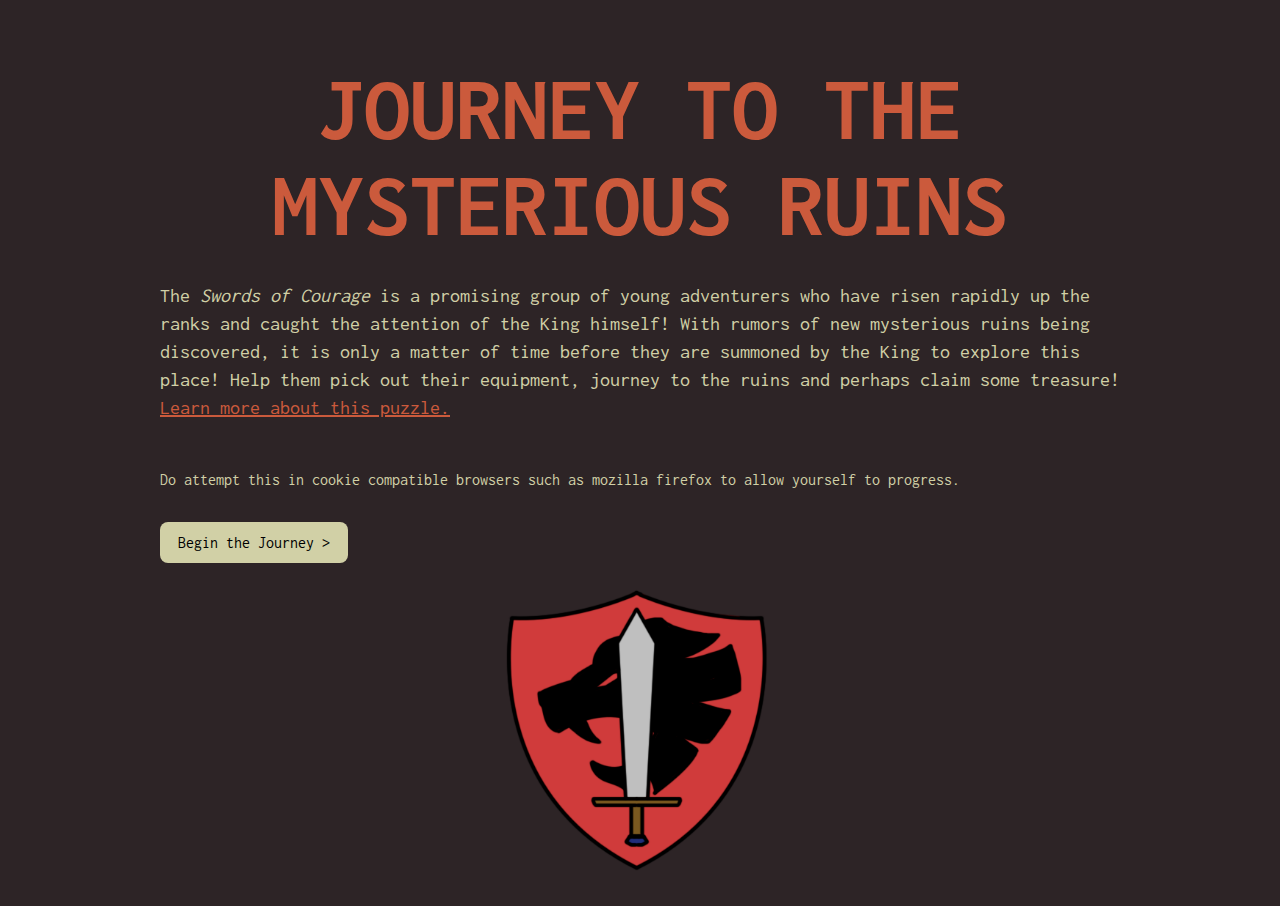
<file: index.html>
<!DOCTYPE html>
<html lang="en">
	<head>
		<meta charset="utf-8">
		<title>Journey to the Mysterious Ruins</title>
		<meta name="viewport" content="width=device-width, initial-scale=1">
		<link rel="stylesheet" href="css/style.css">
	</head>
	<body>
		<main>
			<header>
				<div class="container">
					<a href="pages/index.html" class="home">
					<h1>Journey to the Mysterious Ruins</h1>
					</a>
				</div>
			</header>
			<article>
				<div class="container">
					<h2 class="twelve-columns">The <i>Swords of Courage</i> is a promising group of young adventurers who have risen rapidly up the ranks and caught the attention of the King himself! With rumors of new mysterious ruins being discovered, it is only a matter of time before they are summoned by the King to explore this place! Help them pick out their equipment, journey to the ruins and perhaps claim some treasure! <a href="pages/statement.html">Learn more about this puzzle.</a></h2>
				</div>
				<div class="container">
					<p class="twelve-columns">Do attempt this in cookie compatible browsers such as mozilla firefox to allow yourself to progress.</p>
				</div>
				<div class="container">
					<div class="twelve-columns">
						<a class="return" href="pages/story.html">Begin the Journey ></a>
					</div>
				</div>
				<div class="container">
					<div class="four-columns">
					</div>
					<picture class="four-columns">
						<img src="images/swordsOfCourage.png" alt="The swords of Courage">
					</picture>
					<div class="four-columns">
					</div>
				</div>
			</article>
		</main>
	</body>
</html>
</file>
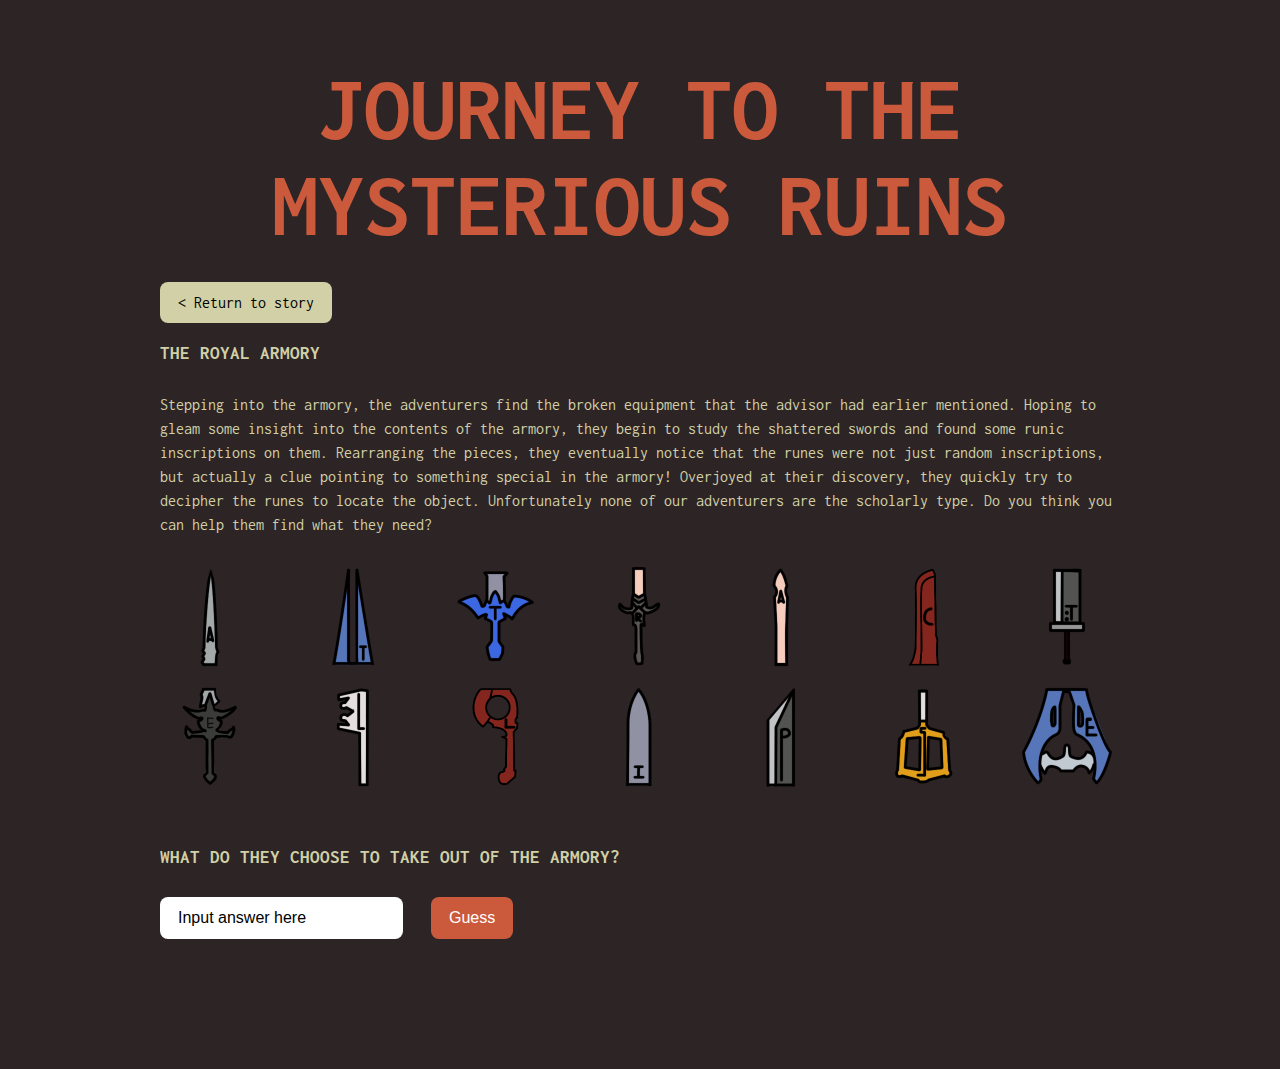
<file: pages/armory.html>
<!DOCTYPE html>
<html lang="en">
	<head>
		<meta charset="utf-8">
		<title>Royal Armory</title>
		<meta name="viewport" content="width=device-width, initial-scale=1">
		<link rel="stylesheet" href="../css/style.css">
	</head>
	<body>
		<main>
			<header>
				<div class="container">
					<a href="../index.html" class="home">
						<h1>Journey to the Mysterious Ruins</h1>
					</a>
				</div>
			</header>
			<article>
				<div class="container">
					<div class="twelve-columns">
						<a class="return" href="story.html">&lt; Return to story</a>
						<h3>The Royal Armory</h3>
						<p>Stepping into the armory, the adventurers find the broken equipment that the advisor had earlier mentioned. Hoping to gleam some insight into the contents of the armory, they begin to study the shattered swords and found some runic inscriptions on them. Rearranging the pieces, they eventually notice that the runes were not just random inscriptions, but actually a clue pointing to something special in the armory! Overjoyed at their discovery, they quickly try to decipher the runes to locate the object. Unfortunately none of our adventurers are the scholarly type. Do you think you can help them find what they need?</p>
					</div>
				</div>
				<div class="container">
					<div class="puzzle1imgContainer">
						<div id="puzzle1Img1" class="puzzle1img">
						  <div class="puzzle1imgheader"><img src="../images/frostmourne1.png" alt="Frostmourne Blade with A"/></div>
						</div>
					</div>
					<div class="puzzle1imgContainer">
						<div id="puzzle1Img3" class="puzzle1img">
						  <div class="puzzle1imgheader"><img src="../images/energy1.png" alt="Energy Blade with T"/></div>
						</div>
					</div>
					<div class="puzzle1imgContainer">
						<div id="puzzle1Img5" class="puzzle1img">
						  <div class="puzzle1imgheader"><img src="../images/master2.png" alt="Master Hilt with T"/></div>
						</div>
					</div>
					<div class="puzzle1imgContainer">
						<div id="puzzle1Img7" class="puzzle1img">
						  <div class="puzzle1imgheader"><img src="../images/rebellion2.png" alt="Rebellion Hilt with R"/></div>
						</div>
					</div>
					<div class="puzzle1imgContainer">
						<div id="puzzle1Img9" class="puzzle1img">
						  <div class="puzzle1imgheader"><img src="../images/rebellion1.png" alt="Rebellion Blade with A"/></div>
						</div>
					</div>
					<div class="puzzle1imgContainer">
						<div id="puzzle1Img11" class="puzzle1img">
						  <div class="puzzle1imgheader"><img src="../images/monado1.png" alt="Monado Blade with C"/></div>
						</div>
					</div>
					<div class="puzzle1imgContainer">
						<div id="puzzle1Img13" class="puzzle1img">
						  <div class="puzzle1imgheader"><img src="../images/buster2.png" alt="Buster Hilt with T"/></div>
						</div>
					</div>
				</div>
				<div class="container">
					<div class="puzzle1imgContainer">
						<div id="puzzle1Img2" class="puzzle1img">
						  <div class="puzzle1imgheader"><img src="../images/frostmourne2.png" alt="Frostmourne Hilt with E"/></div>
						</div>
					</div>
					<div class="puzzle1imgContainer">
						<div id="puzzle1Img4" class="puzzle1img">
						  <div class="puzzle1imgheader"><img src="../images/keyblade1.png" alt="Keyblade Blade with L"/></div>
						</div>
					</div>
					<div class="puzzle1imgContainer">
						<div id="puzzle1Img6" class="puzzle1img">
						  <div class="puzzle1imgheader"><img src="../images/monado2.png" alt="Monado Hilt with L"/></div>
						</div>
					</div>				
					<div class="puzzle1imgContainer">
						<div id="puzzle1Img8" class="puzzle1img">
						<div class="puzzle1imgheader"><img src="../images/master1.png" alt="Master Blade with I"/></div>
						</div>
					</div>				
					<div class="puzzle1imgContainer">
						<div id="puzzle1Img10" class="puzzle1img">
						  <div class="puzzle1imgheader"><img src="../images/buster1.png" alt="Buster Blade with P"/></div>
						  </div>
					</div>				
					<div class="puzzle1imgContainer">
						<div id="puzzle1Img12" class="puzzle1img">
						  <div class="puzzle1imgheader"><img src="../images/keyblade2.png" alt="Keyblade Hilt with S"/></div>
						  </div>
					</div>
					<div class="puzzle1imgContainer">
						<div id="puzzle1Img14" class="puzzle1img">
						  <div class="puzzle1imgheader"><img src="../images/energy2.png" alt="Energy Hilt with E"/></div>
						</div>
					</div>
				</div>
				<div class="container" style="margin-top:40px">
					<div class="twelve-columns">
						<h3>What do they choose to take out of the armory?</h3>
					</div>
				</div>
				<div class="container" style="margin-bottom:100px">
					<div class="twelve-columns">
						<input type="text" id="puzzle1answer" value="Input answer here">
						<input type="submit" class="submit" onClick="validateAnswer()" value="Guess">
						<p id="answer1List"></p>
					</div>
				</div>
			</article>
		</main>
		<script src="../js/js1.js"></script>
	</body>
</html>
</file>
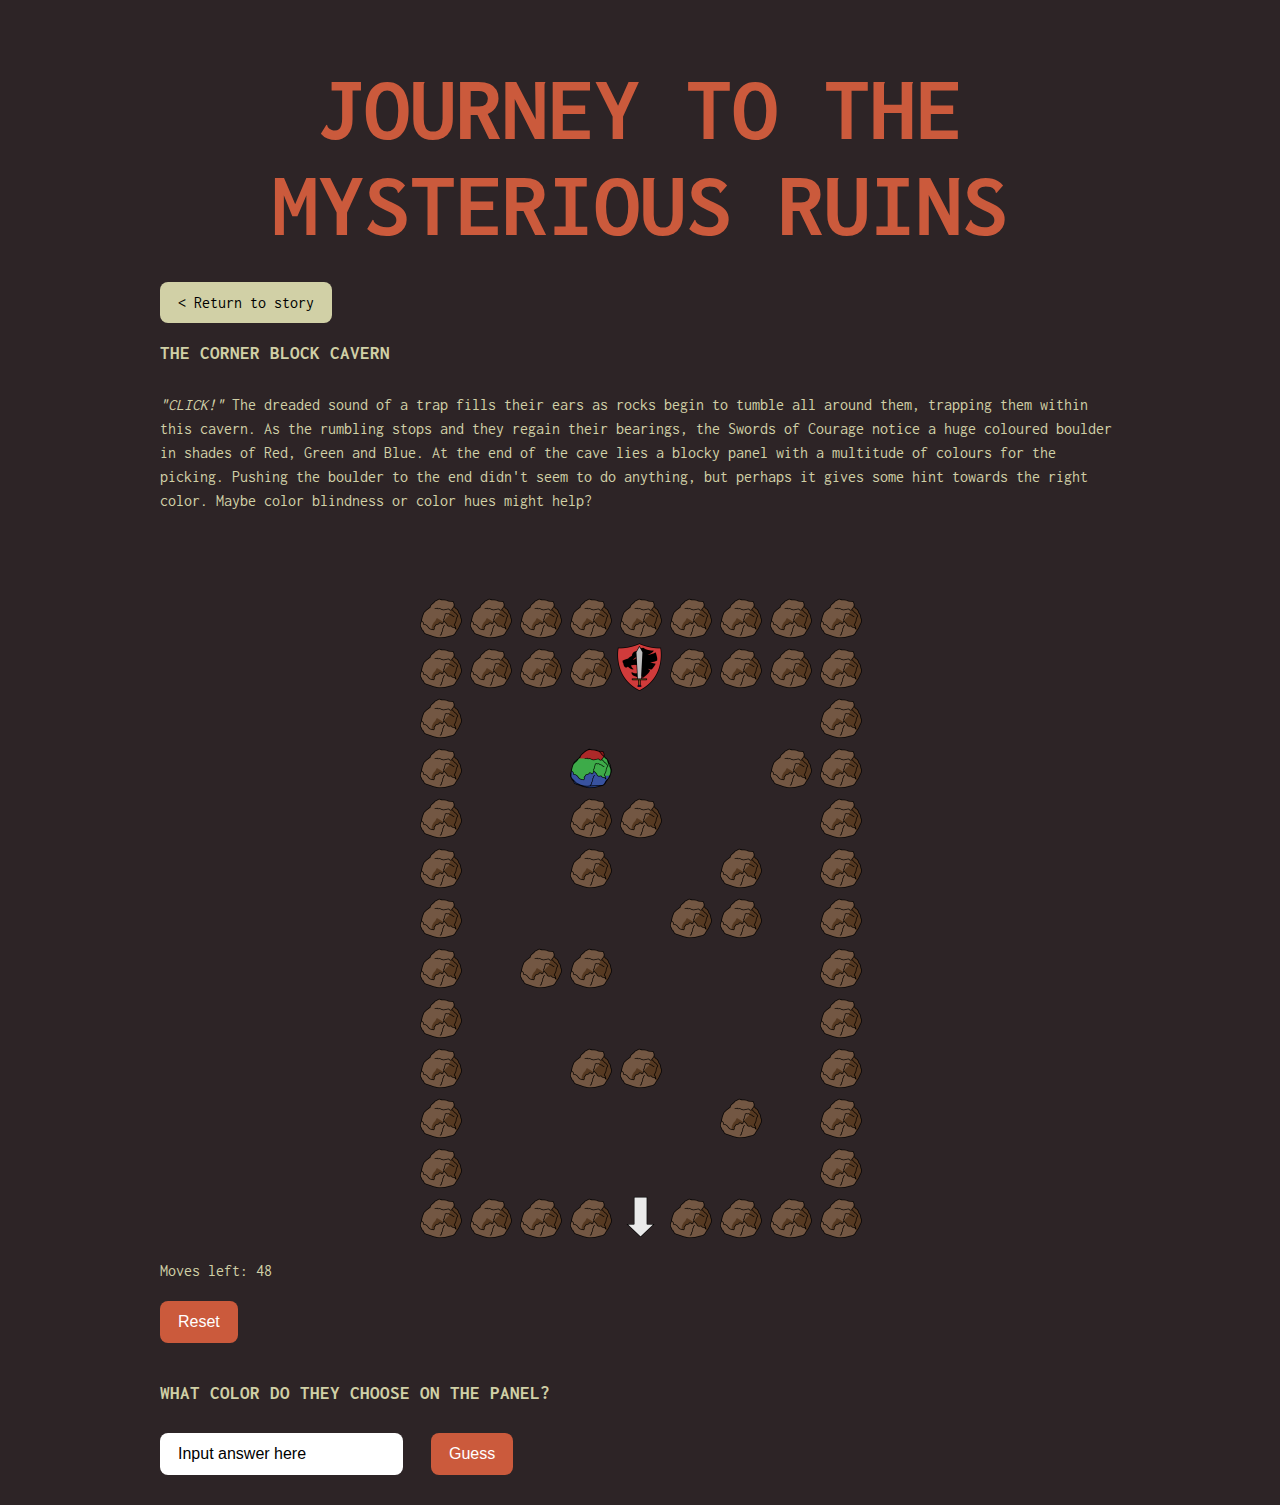
<file: pages/cavern.html>
<!DOCTYPE html>
<html lang="en">
	<head>
		<meta charset="utf-8">
		<title>Corner Block Cavern</title>
		<meta name="viewport" content="width=device-width, initial-scale=1">
		<link rel="stylesheet" href="../css/style.css">
	</head>
	<body onkeydown="getKeyAndMove(event)">
		<main>
			<header>
				<div class="container">
					<a href="../index.html" class="home">
					<h1>Journey to the Mysterious Ruins</h1>
					</a>
				</div>
			</header>
			<article>
				<div class="container">
					<div class="twelve-columns">
						<a class="return" href="story.html">&lt; Return to story</a>
						<h3>The Corner Block Cavern</h3>
						<p><i>"CLICK!"</i> The dreaded sound of a trap fills their ears as rocks begin to tumble all around them, trapping them within this cavern. As the rumbling stops and they regain their bearings, the Swords of Courage notice a huge coloured boulder in shades of Red, Green and Blue. At the end of the cave lies a blocky panel with a multitude of colours for the picking. Pushing the boulder to the end didn't seem to do anything, but perhaps it gives some hint towards the right color. Maybe color blindness or color hues might help?</p>
					</div>
				</div>
				<div class="puzzle2box">
					<div class="container">
						<div class="puzzle2imgContainer">
							<img class="small obstacle puzzle2img" src="../images/rock.png" alt="rock"/>
						</div>
						<div class="puzzle2imgContainer">
							<img class="small obstacle puzzle2img" src="../images/rock.png" alt="rock"/>
						</div>
						<div class="puzzle2imgContainer">
							<img class="small obstacle puzzle2img" src="../images/rock.png" alt="rock"/>		
						</div>
						<div class="puzzle2imgContainer">
							<img class="small obstacle puzzle2img" src="../images/rock.png" alt="rock"/>		
						</div>
						<div class="puzzle2imgContainer">
							<img class="small obstacle puzzle2img" src="../images/rock.png" alt="rock"/>		
						</div>
						<div class="puzzle2imgContainer">
							<img class="small obstacle puzzle2img" src="../images/rock.png" alt="rock"/>		
						</div>
						<div class="puzzle2imgContainer">
							<img class="small obstacle puzzle2img" src="../images/rock.png" alt="rock"/>		
						</div>
						<div class="puzzle2imgContainer">
							<img class="small obstacle puzzle2img" src="../images/rock.png" alt="rock"/>		
						</div>
						<div class="puzzle2imgContainer">
							<img class="small obstacle puzzle2img" src="../images/rock.png" alt="rock"/>		
						</div>
					</div>
					<div class="container">
						<div class="puzzle2imgContainer">
							<img class="small obstacle puzzle2img" src="../images/rock.png" alt="rock"/>
						</div>
						<div class="puzzle2imgContainer">
							<img class="small obstacle puzzle2img" src="../images/rock.png" alt="rock"/>
						</div>
						<div class="puzzle2imgContainer">
							<img class="small obstacle puzzle2img" src="../images/rock.png" alt="rock"/>		
						</div>
						<div class="puzzle2imgContainer">
							<img class="small obstacle puzzle2img" src="../images/rock.png" alt="rock"/>		
						</div>
						<div class="puzzle2imgContainer">
							<img id="player" class="small puzzle2img" src="../images/swordsOfCourage.png" alt="The Swords of Courage"/>
						</div>
						<div class="puzzle2imgContainer">
							<img class="small obstacle puzzle2img" src="../images/rock.png" alt="rock"/>		
						</div>
						<div class="puzzle2imgContainer">
							<img class="small obstacle puzzle2img" src="../images/rock.png" alt="rock"/>		
						</div>
						<div class="puzzle2imgContainer">
							<img class="small obstacle puzzle2img" src="../images/rock.png" alt="rock"/>		
						</div>
						<div class="puzzle2imgContainer">
							<img class="small obstacle puzzle2img" src="../images/rock.png" alt="rock"/>		
						</div>
					</div>
					<div class="container">
						<div class="puzzle2imgContainer">
							<img class="small obstacle puzzle2img" src="../images/rock.png" alt="rock"/>
						</div>
						<div class="puzzle2imgContainer">
						</div>
						<div class="puzzle2imgContainer">
						</div>
						<div class="puzzle2imgContainer">
						</div>
						<div class="puzzle2imgContainer">
						</div>
						<div class="puzzle2imgContainer">
						</div>
						<div class="puzzle2imgContainer">
						</div>
						<div class="puzzle2imgContainer">
						</div>
						<div class="puzzle2imgContainer">
							<img class="small obstacle puzzle2img" src="../images/rock.png" alt="rock"/>
						</div>
					</div>
					<div class="container">
						<div class="puzzle2imgContainer">
							<img class="small obstacle puzzle2img" src="../images/rock.png" alt="rock"/>
						</div>
						<div class="puzzle2imgContainer">
						</div>
						<div class="puzzle2imgContainer">
						</div>
						<div class="puzzle2imgContainer">
							<img id="key" class="small puzzle2img" src="../images/rgbRock.png" alt="Red Green Blue Rock"/>
						</div>
						<div class="puzzle2imgContainer">
						</div>
						<div class="puzzle2imgContainer">
						</div>
						<div class="puzzle2imgContainer">
						</div>
						<div class="puzzle2imgContainer">
							<img class="small obstacle puzzle2img" src="../images/rock.png" alt="rock"/>
						</div>
						<div class="puzzle2imgContainer">
							<img class="small obstacle puzzle2img" src="../images/rock.png" alt="rock"/>
						</div>
					</div>									
					<div class="container">
						<div class="puzzle2imgContainer">
							<img class="small obstacle puzzle2img" src="../images/rock.png" alt="rock"/>
						</div>
						<div class="puzzle2imgContainer">
						</div>
						<div class="puzzle2imgContainer">
						</div>
						<div class="puzzle2imgContainer">
							<img class="small obstacle puzzle2img" src="../images/rock.png" alt="rock"/>
						</div>
						<div class="puzzle2imgContainer">
							<img class="small obstacle puzzle2img" src="../images/rock.png" alt="rock"/>
						</div>
						<div class="puzzle2imgContainer">
						</div>
						<div class="puzzle2imgContainer">
						</div>
						<div class="puzzle2imgContainer">
						</div>
						<div class="puzzle2imgContainer">
							<img class="small obstacle puzzle2img" src="../images/rock.png" alt="rock"/>
						</div>
					</div>
					<div class="container">
						<div class="puzzle2imgContainer">
							<img class="small obstacle puzzle2img" src="../images/rock.png" alt="rock"/>
						</div>
						<div class="puzzle2imgContainer">
						</div>
						<div class="puzzle2imgContainer">
						</div>
						<div class="puzzle2imgContainer">
							<img class="small obstacle puzzle2img" src="../images/rock.png" alt="rock"/>
						</div>
						<div class="puzzle2imgContainer">
						</div>
						<div class="puzzle2imgContainer">
						</div>
						<div class="puzzle2imgContainer">
							<img class="small obstacle puzzle2img" src="../images/rock.png" alt="rock"/>
						</div>
						<div class="puzzle2imgContainer">
						</div>
						<div class="puzzle2imgContainer">
							<img class="small obstacle puzzle2img" src="../images/rock.png" alt="rock"/>
						</div>
					</div>
					<div class="container">
						<div class="puzzle2imgContainer">
							<img class="small obstacle puzzle2img" src="../images/rock.png" alt="rock"/>
						</div>
						<div class="puzzle2imgContainer">
						</div>
						<div class="puzzle2imgContainer">
						</div>
						<div class="puzzle2imgContainer">
						</div>
						<div class="puzzle2imgContainer">
						</div>
						<div class="puzzle2imgContainer">
							<img class="small obstacle puzzle2img" src="../images/rock.png" alt="rock"/>
						</div>
						<div class="puzzle2imgContainer">
							<img class="small obstacle puzzle2img" src="../images/rock.png" alt="rock"/>
						</div>
						<div class="puzzle2imgContainer">
						</div>
						<div class="puzzle2imgContainer">
							<img class="small obstacle puzzle2img" src="../images/rock.png" alt="rock"/>
						</div>
					</div>
					<div class="container">
						<div class="puzzle2imgContainer">
							<img class="small obstacle puzzle2img" src="../images/rock.png" alt="rock"/>
						</div>
						<div class="puzzle2imgContainer">
						</div>
						<div class="puzzle2imgContainer">
							<img class="small obstacle puzzle2img" src="../images/rock.png" alt="rock"/>
						</div>
						<div class="puzzle2imgContainer">
							<img class="small obstacle puzzle2img" src="../images/rock.png" alt="rock"/>
						</div>
						<div class="puzzle2imgContainer">
						</div>
						<div class="puzzle2imgContainer">
						</div>
						<div class="puzzle2imgContainer">
						</div>
						<div class="puzzle2imgContainer">
						</div>
						<div class="puzzle2imgContainer">
							<img class="small obstacle puzzle2img" src="../images/rock.png" alt="rock"/>
						</div>
					</div>
					<div class="container">
						<div class="puzzle2imgContainer">
							<img class="small obstacle puzzle2img" src="../images/rock.png" alt="rock"/>
						</div>
						<div class="puzzle2imgContainer">
						</div>
						<div class="puzzle2imgContainer">
						</div>
						<div class="puzzle2imgContainer">
						</div>
						<div class="puzzle2imgContainer">
						</div>
						<div class="puzzle2imgContainer">
						</div>
						<div class="puzzle2imgContainer">
						</div>
						<div class="puzzle2imgContainer">
						</div>
						<div class="puzzle2imgContainer">
							<img class="small obstacle puzzle2img" src="../images/rock.png" alt="rock"/>
						</div>
					</div>
					<div class="container">
						<div class="puzzle2imgContainer">
							<img class="small obstacle puzzle2img" src="../images/rock.png" alt="rock"/>
						</div>
						<div class="puzzle2imgContainer">
						</div>
						<div class="puzzle2imgContainer">
						</div>
						<div class="puzzle2imgContainer">
							<img class="small obstacle puzzle2img" src="../images/rock.png" alt="rock"/>
						</div>
						<div class="puzzle2imgContainer">
							<img class="small obstacle puzzle2img" src="../images/rock.png" alt="rock"/>
						</div>
						<div class="puzzle2imgContainer">
						</div>
						<div class="puzzle2imgContainer">
						</div>
						<div class="puzzle2imgContainer">
						</div>
						<div class="puzzle2imgContainer">
							<img class="small obstacle puzzle2img" src="../images/rock.png" alt="rock"/>
						</div>
					</div>
					<div class="container">
						<div class="puzzle2imgContainer">
							<img class="small obstacle puzzle2img" src="../images/rock.png" alt="rock"/>
						</div>
						<div class="puzzle2imgContainer">
						</div>
						<div class="puzzle2imgContainer">
						</div>
						<div class="puzzle2imgContainer">
						</div>					
						<div class="puzzle2imgContainer">
						</div>
						<div class="puzzle2imgContainer">
						</div>
						<div class="puzzle2imgContainer">
							<img class="small obstacle puzzle2img" src="../images/rock.png" alt="rock"/>
						</div>
						<div class="puzzle2imgContainer">
						</div>
						<div class="puzzle2imgContainer">
							<img class="small obstacle puzzle2img" src="../images/rock.png" alt="rock"/>
						</div>
					</div>
					<div class="container">
						<div class="puzzle2imgContainer">
							<img class="small obstacle puzzle2img" src="../images/rock.png" alt="rock"/>
						</div>
						<div class="puzzle2imgContainer">
						</div>
						<div class="puzzle2imgContainer">
						</div>
						<div class="puzzle2imgContainer">
						</div>					
						<div class="puzzle2imgContainer">
						</div>
						<div class="puzzle2imgContainer">
						</div>
						<div class="puzzle2imgContainer">
						</div>
						<div class="puzzle2imgContainer">
						</div>
						<div class="puzzle2imgContainer">
							<img class="small obstacle puzzle2img" src="../images/rock.png" alt="rock"/>
						</div>
					</div>
					<div class="container">
						<div class="puzzle2imgContainer">
							<img class="small obstacle puzzle2img" src="../images/rock.png" alt="rock"/>
						</div>
						<div class="puzzle2imgContainer">
							<img class="small obstacle puzzle2img" src="../images/rock.png" alt="rock"/>
						</div>
						<div class="puzzle2imgContainer">
							<img class="small obstacle puzzle2img" src="../images/rock.png" alt="rock"/>
						</div>
						<div class="puzzle2imgContainer">
							<img class="small obstacle puzzle2img" src="../images/rock.png" alt="rock"/>
						</div>					
						<div class="puzzle2imgContainer">
							<img id="door" class="small puzzle2img" src="../images/downArrow.png" alt="Exit arrow"/>
						</div>
						<div class="puzzle2imgContainer">
							<img class="small obstacle puzzle2img" src="../images/rock.png" alt="rock"/>
						</div>
						<div class="puzzle2imgContainer">
							<img class="small obstacle puzzle2img" src="../images/rock.png" alt="rock"/>
						</div>
						<div class="puzzle2imgContainer">
							<img class="small obstacle puzzle2img" src="../images/rock.png" alt="rock"/>
						</div>
						<div class="puzzle2imgContainer">
							<img class="small obstacle puzzle2img" src="../images/rock.png" alt="rock"/>
						</div>
					</div>
				</div>
				<div class="container">
					<div class="twelve-columns">
						<p id="movesRemaining"></p>
						<input type="submit" class="reset" onClick="reset()" value="Reset">
					</div>
				</div>
				<div class="container" style="margin-top:40px">
					<div class="twelve-columns">
						<h3>What color do they choose on the panel?</h3>
					</div>
				</div>
				<div class="container">
					<div class="twelve-columns">
						<input type="text" id="puzzle2answer" value="Input answer here">
						<input type="submit" class="submit" onClick="validateAnswer()" value="Guess">
						<p id="answer2List"></p>
					</div>
				</div>
			</article>
		</main>
		<script src="../js/js2.js"></script>
	</body>
</html>
</file>
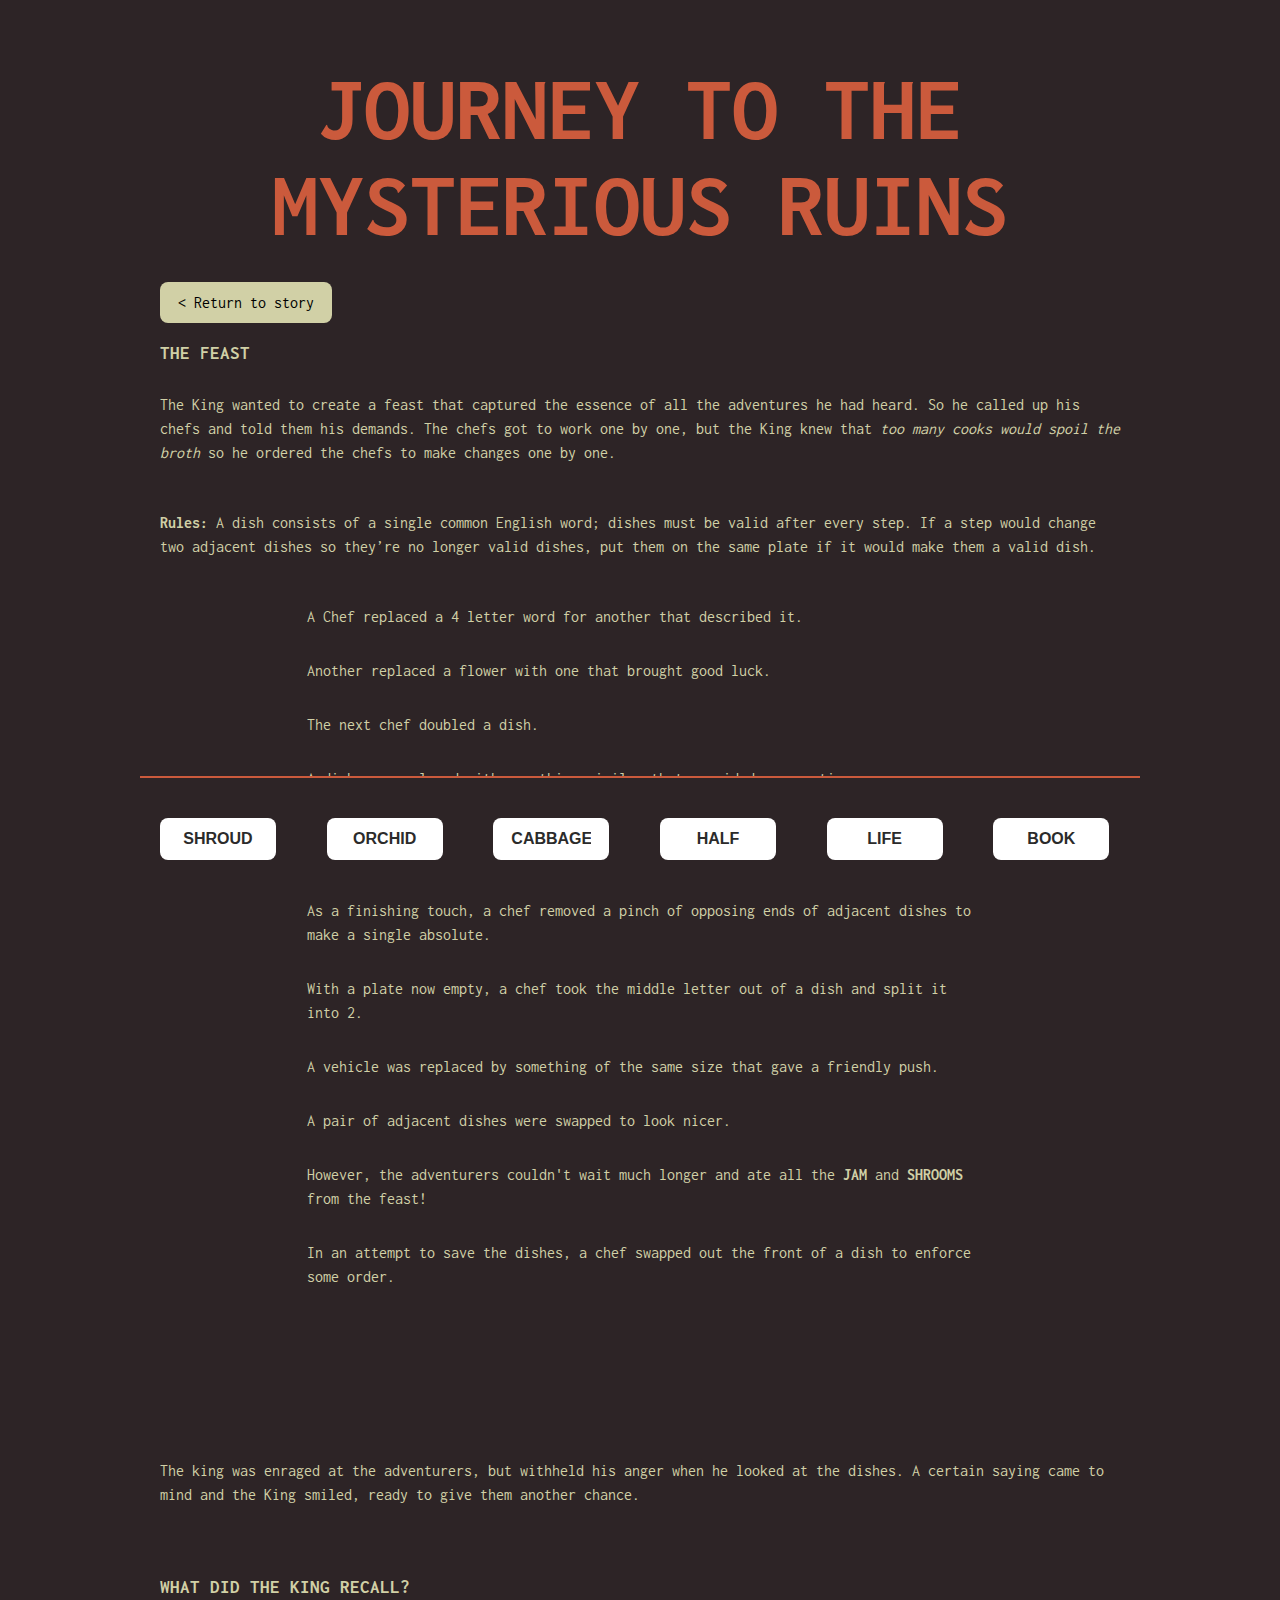
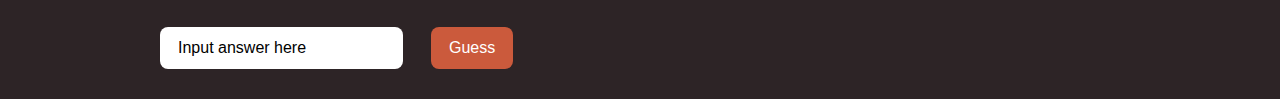
<file: pages/feast.html>
<!DOCTYPE html>
<html lang="en">
	<head>
		<meta charset="utf-8">
		<title>The Feast</title>
		<meta name="viewport" content="width=device-width, initial-scale=1">
		<link rel="stylesheet" href="../css/style.css">
	</head>
	<body>
		<main>
			<header>
				<div class="container">
					<a href="../index.html" class="home">
					<h1>Journey to the Mysterious Ruins</h1>
					</a>
				</div>
			</header>
			<article>
				<div class="container">
					<div class="twelve-columns">
						<a class="return" href="story.html">&lt; Return to story</a>
						<h3>The Feast</h3>
						<p>The King wanted to create a feast that captured the essence of all the adventures he had heard. So he called up his chefs and told them his demands. The chefs got to work one by one, but the King knew that <i>too many cooks would spoil the broth</i> so he ordered the chefs to make changes one by one.</p>
					</div>
				</div>
				<div class="container">
					<div class="twelve-columns">
						<p><b>Rules:</b> A dish consists of a single common English word; dishes must be valid after every step. If a step would change two adjacent dishes so they’re no longer valid dishes, put them on the same plate if it would make them a valid dish.</p>
					</div>
				</div>
				<div class="container">
					<div class="eight-columns centered">
						<p>A Chef replaced a 4 letter word for another that described it.</p>
						<p>Another replaced a flower with one that brought good luck.</p>
						<p>The next chef doubled a dish.</p>
						<p>A dish was replaced with something similar that provided more action.</p>
						<p>When it was heard that the adventurers did not like Ls, They were removed from every dish.</p>
						<p>As a finishing touch, a chef removed a pinch of opposing ends of adjacent dishes to make a single absolute.</p>
						<p>With a plate now empty, a chef took the middle letter out of a dish and split it into 2.</p>
						<p>A vehicle was replaced by something of the same size that gave a friendly push.</p>
						<p>A pair of adjacent dishes were swapped to look nicer.</p>
						<p>However, the adventurers couldn't wait much longer and ate all the <b>JAM</b> and <b>SHROOMS</b> from the feast!</p>
						<p>In an attempt to save the dishes, a chef swapped out the front of a dish to enforce some order.</p>
					</div>
				</div>
				<div class="container stick">
					<div class="two-columns">
						<input type="text" class="workSpace" value="SHROUD">
					</div>
					<div class="two-columns">
						<input type="text" class="workSpace" value="ORCHID">
					</div>
					<div class="two-columns">
						<input type="text" class="workSpace" value="CABBAGE">
					</div>
					<div class="two-columns">
						<input type="text" class="workSpace" value="HALF">
					</div>
					<div class="two-columns">
						<input type="text" class="workSpace" value="LIFE">
					</div>
					<div class="two-columns">
						<input type="text" class="workSpace" value="BOOK">
					</div>
				</div>
				<div class="container">
					<div class="twelve-columns">
						<p>The king was enraged at the adventurers, but withheld his anger when he looked at the dishes. A certain saying came to mind and the King smiled, ready to give them another chance.</p>
					</div>
				</div>
				<div class="container" style="margin-top:40px">
					<div class="twelve-columns">
						<h3>What did the King recall?</h3>
					</div>
				</div>
				<div class="container">
					<div class="twelve-columns">
						<input type="text" id="puzzle6answer" value="Input answer here">
						<input type="submit" class="submit" onClick="validateAnswer()" value="Guess">
						<p id="answer6List"></p>
					</div>
				</div>
			</article>
		</main>
		<script src="../js/js4.js"></script>
	</body>
</html>
</file>
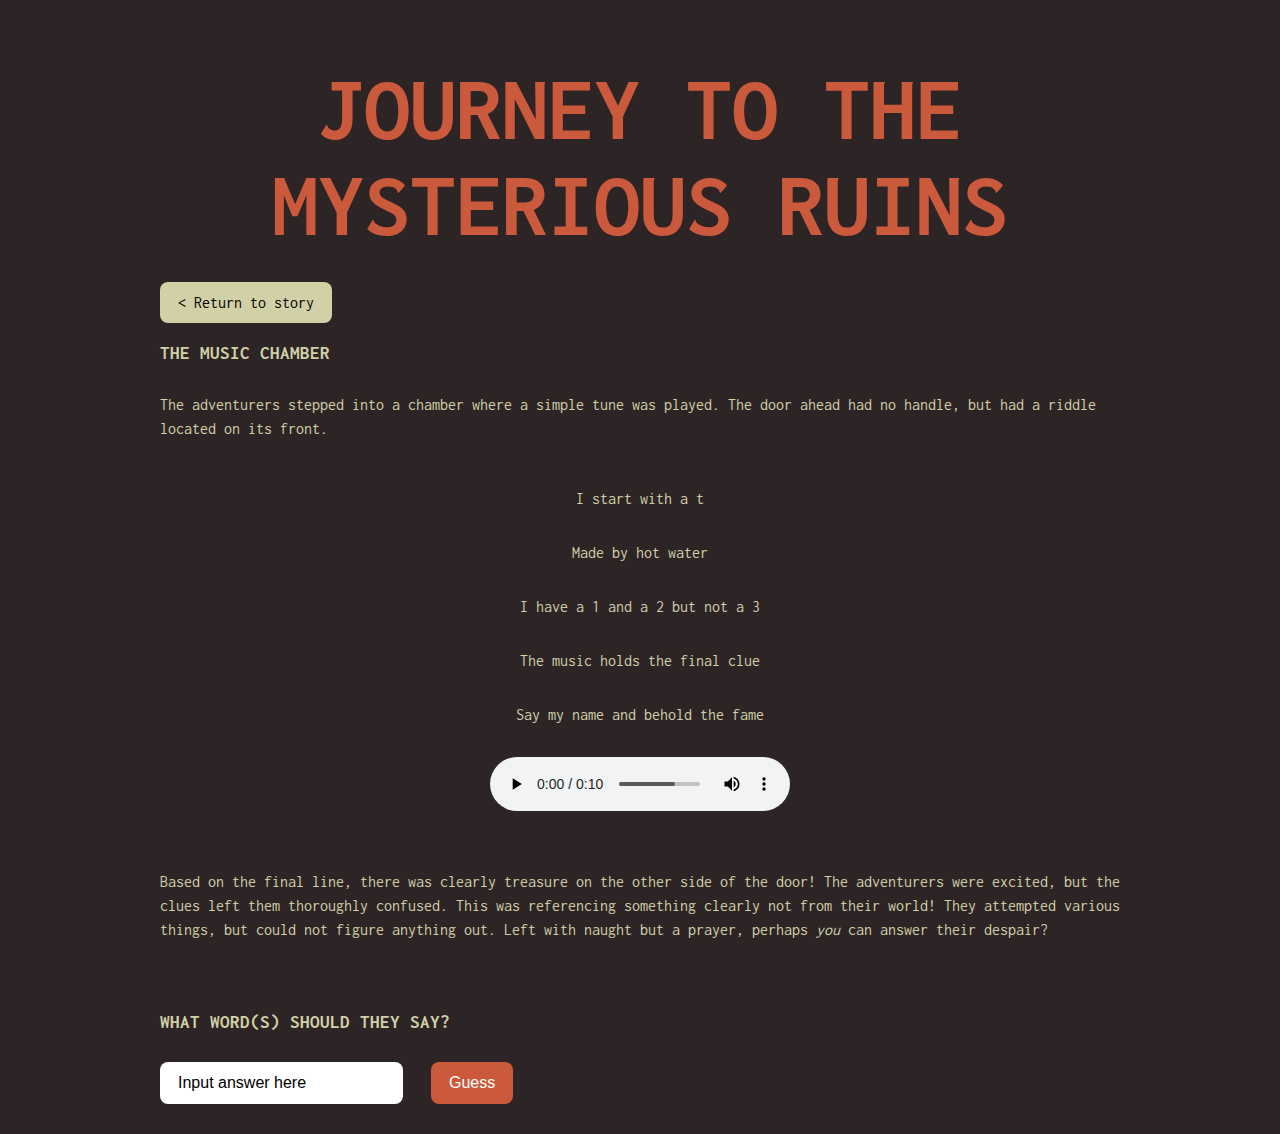
<file: pages/music.html>
<!DOCTYPE html>
<html lang="en">
	<head>
		<meta charset="utf-8">
		<title>Music Chamber</title>
		<meta name="viewport" content="width=device-width, initial-scale=1">
		<link rel="stylesheet" href="../css/style.css">
	</head>
	<body>
		<main>
			<header>
				<div class="container">
					<a href="../index.html" class="home">
					<h1>Journey to the Mysterious Ruins</h1>
					</a>
				</div>
			</header>
			<article>
				<div class="container">
					<div class="twelve-columns">
						<a class="return" href="story.html">&lt; Return to story</a>
						<h3>The Music Chamber</h3>
						<p>The adventurers stepped into a chamber where a simple tune was played. The door ahead had no handle, but had a riddle located on its front.</p>
					</div>
				</div>
				<div class="container">
					<div class="four-columns centered" style="text-align:center;">
						<p>I start with a t</p>
						<p>Made by hot water</p>
						<p>I have a 1 and a 2 but not a 3</p>
						<p>The music holds the final clue</p>
						<p>Say my name and behold the fame</p>
						<audio controls id="puzzle4audio1">
							<source src="../audio/caged.wav" type="audio/mpeg">
							<source src="../audio/caged.mp3" type="audio/mpeg">
							Your browser does not support the audio element.
						</audio>
					</div>
				</div>
				<div class="container">
					<div class="twelve-columns">
						<p>Based on the final line, there was clearly treasure on the other side of the door! The adventurers were excited, but the clues left them thoroughly confused. This was referencing something clearly not from their world! They attempted various things, but could not figure anything out. Left with naught but a prayer, perhaps <i>you</i> can answer their despair?</p>
					</div>
				</div>
				<div class="container">	
					<div class="twelve-columns">
						
					</div>
				</div>
				<div class="container" style="margin-top:40px">
					<div class="twelve-columns">
						<h3>What word(s) should they say?</h3>
					</div>
				</div>
				<div class="container">
					<div class="twelve-columns">
						<input type="text" id="puzzle4answer" value="Input answer here">
						<input type="submit" class="submit" onClick="validateAnswer()" value="Guess">
						<p id="answer4List"></p>
					</div>
				</div>
			</article>
		</main>
		<script src="../js/js3.js"></script>
	</body>
</html>
</file>
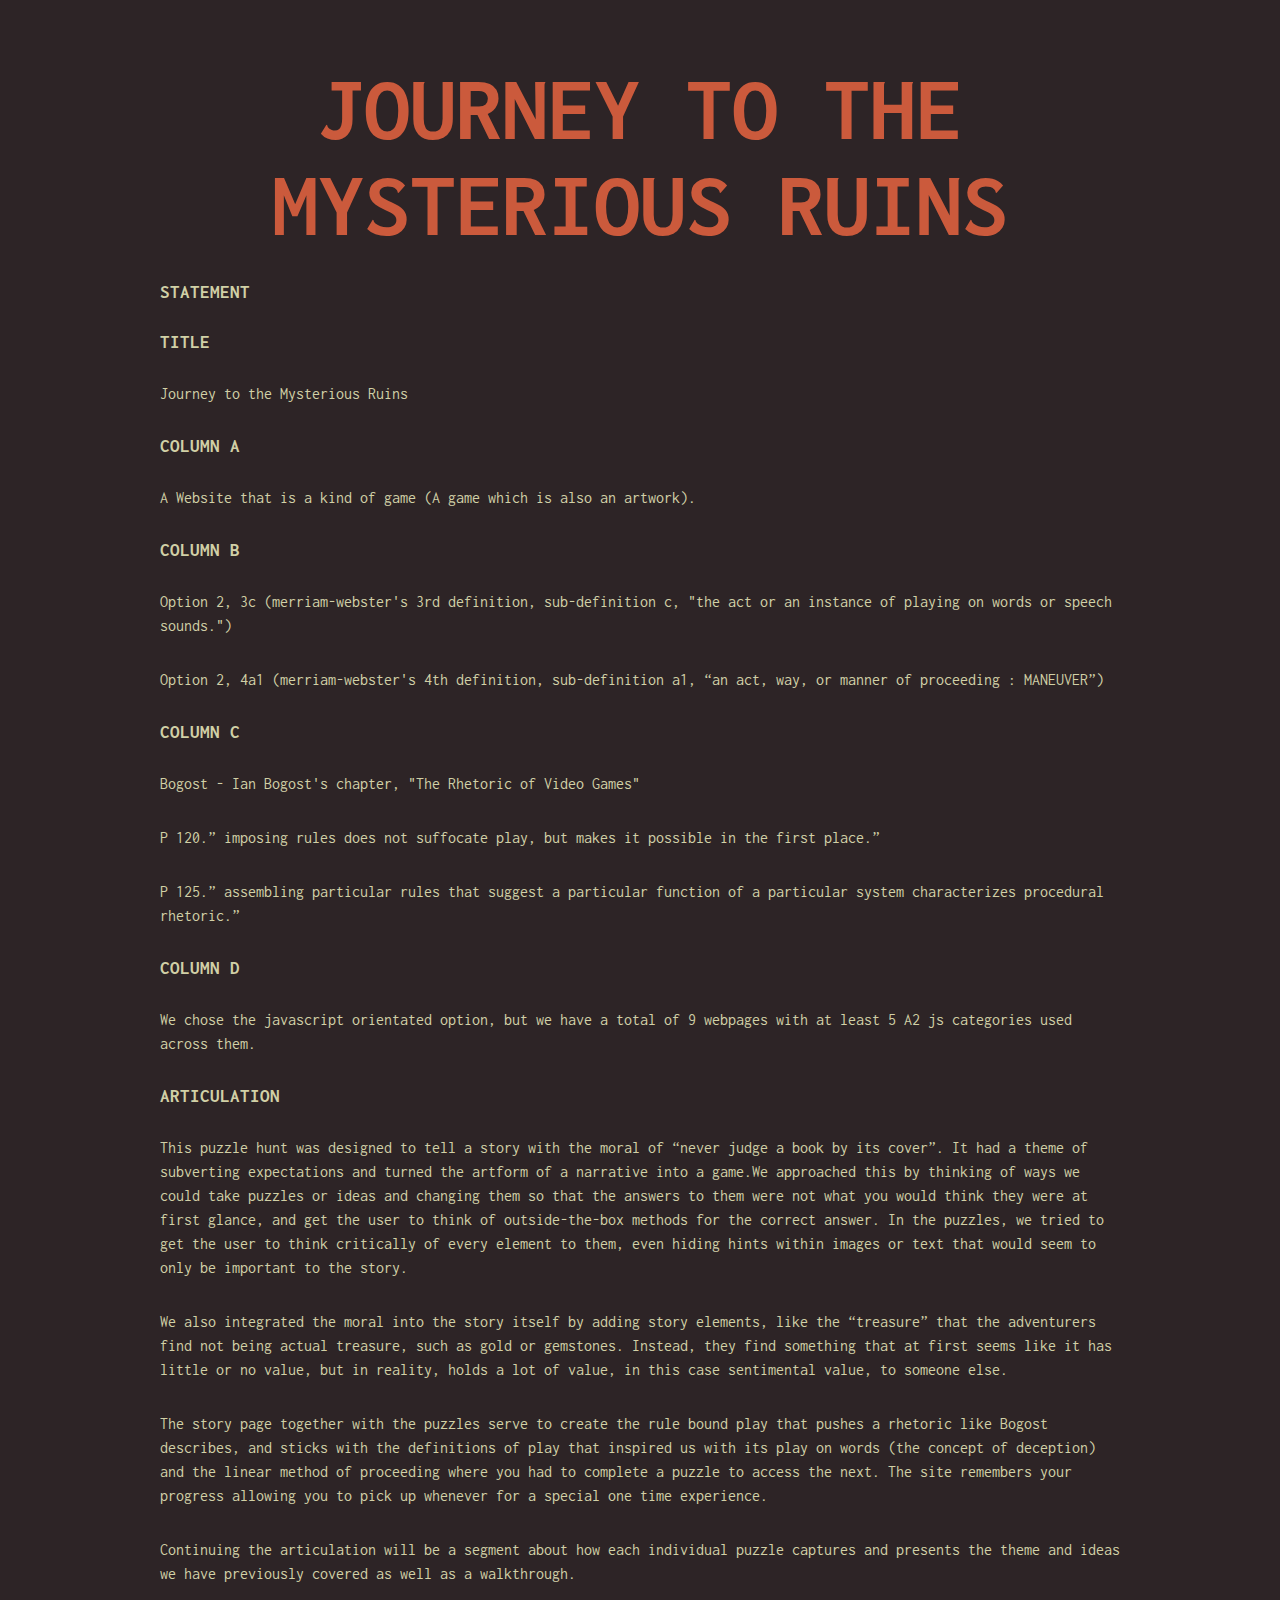
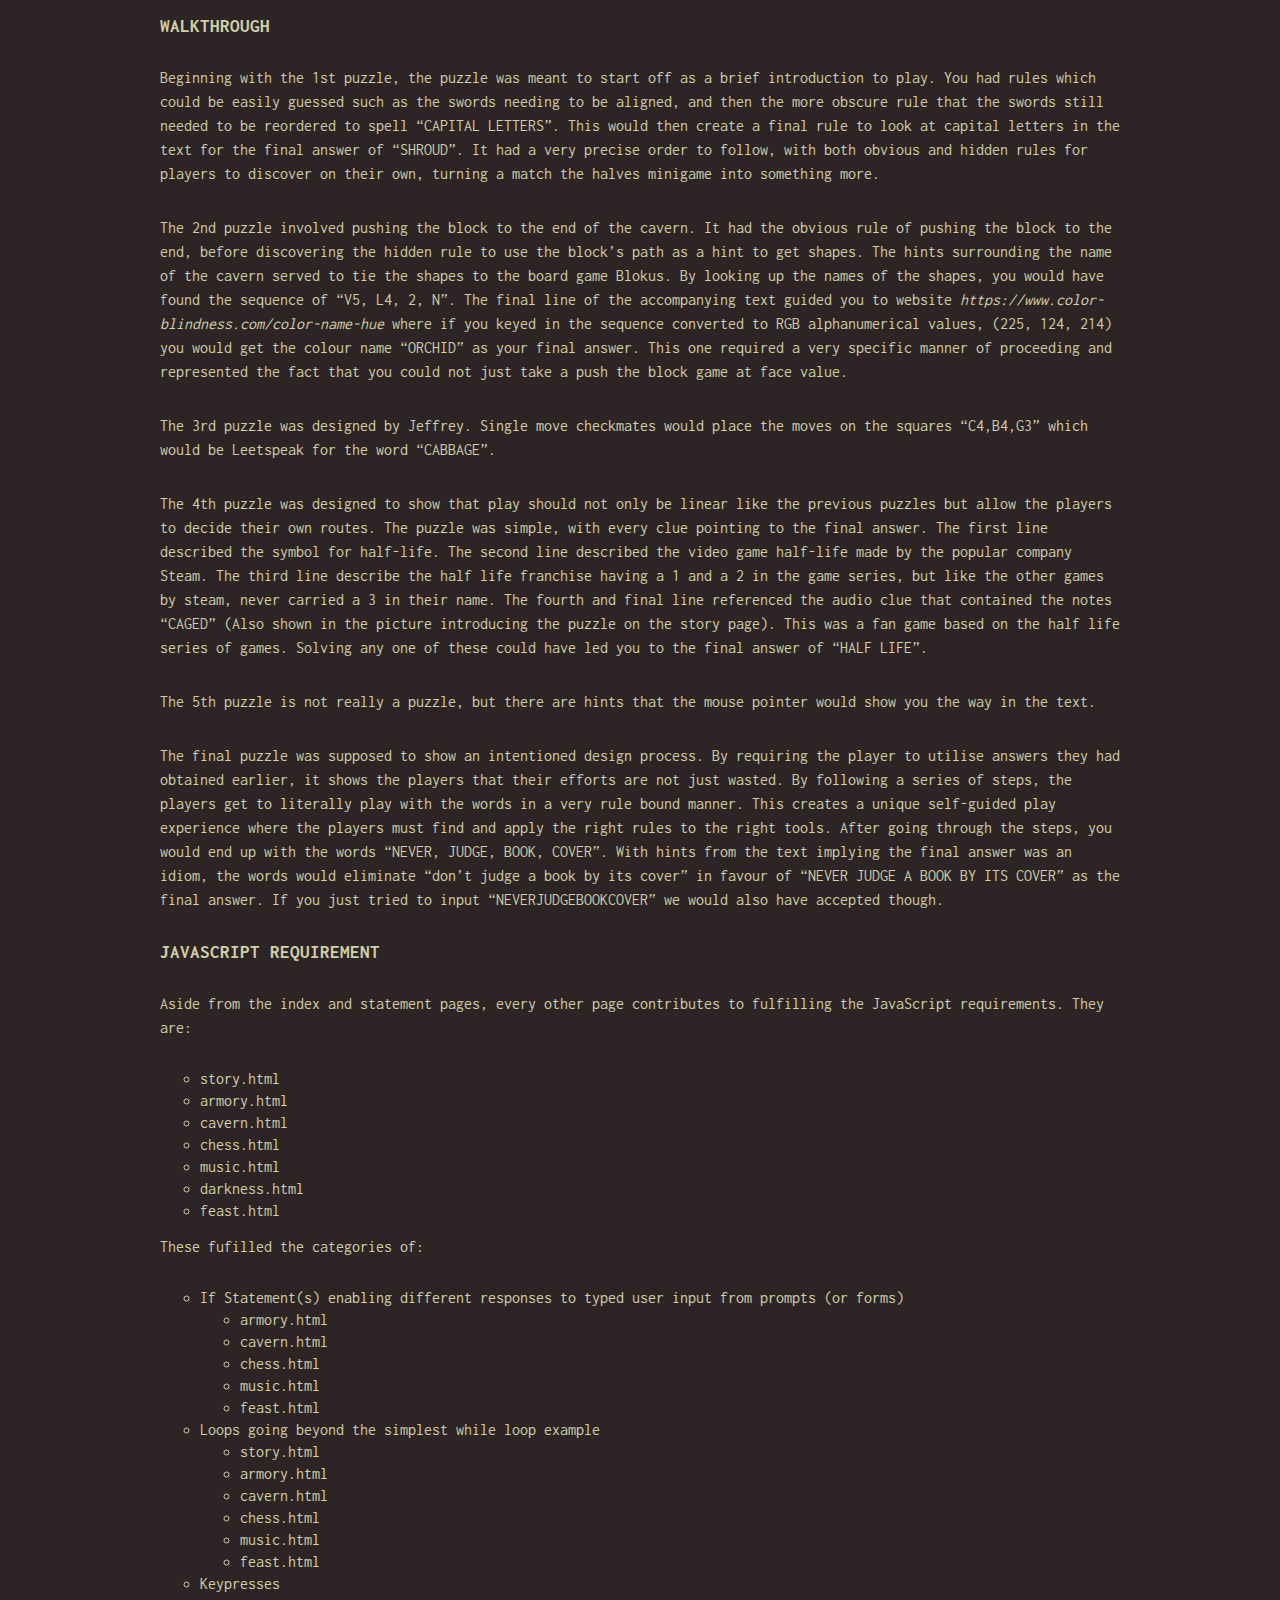
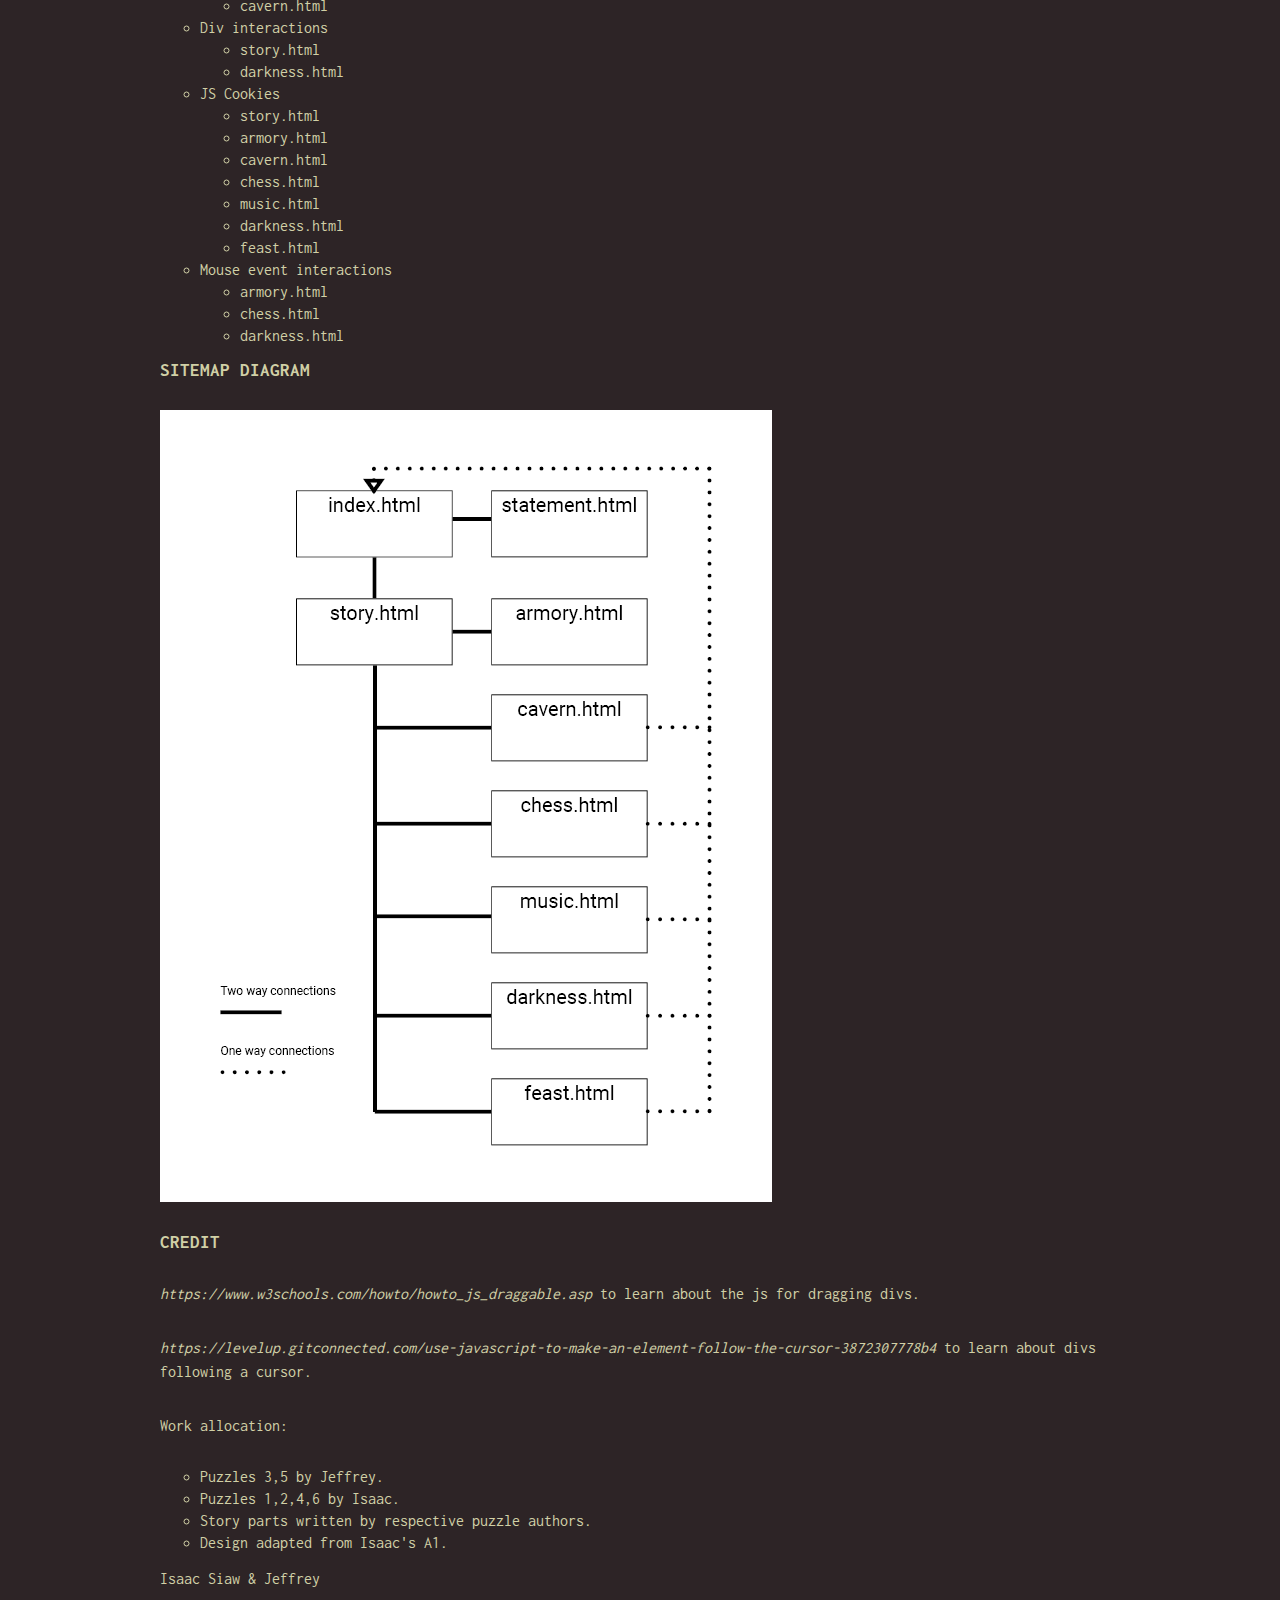
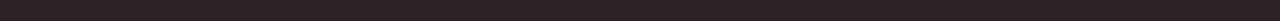
<file: pages/statement.html>
<!DOCTYPE html>
<html lang="en">
	<head>
		<meta charset="utf-8">
		<title>Personal Statement</title>
		<meta name="viewport" content="width=device-width, initial-scale=1">
		<link rel="stylesheet" href="../css/style.css">
	</head>
	<body>
		<main>
			<header>
				<div class="container">
					<a href="../index.html" class="home">
					<h1>Journey to the Mysterious Ruins</h1>
					</a>
				</div>
			</header>
			<article>
				<div class="container">
					<div class="twelve-columns">
						<h3>Statement</h3>					
						<h3>Title</h3>
						<p>Journey to the Mysterious Ruins</p>
						<h3>Column A</h3>
						<p>A Website that is a kind of game (A game which is also an artwork).</p>
						<h3>Column B</h3>
						<p>Option 2, 3c (merriam-webster's 3rd definition, sub-definition c, "the act or an instance of playing on words or speech sounds.")</p>
						<p>Option 2, 4a1 (merriam-webster's 4th definition, sub-definition a1, “an act, way, or manner of proceeding : MANEUVER”)
						</p>
						<h3>Column C</h3>
						<p>Bogost - Ian Bogost's chapter, "The Rhetoric of Video Games"</p>
						<p>P 120.” imposing rules does not suffocate play, but makes it possible in the first place.”</p>
						<p>P 125.” assembling particular rules that suggest a particular function of a particular system characterizes procedural rhetoric.”</p>
						<h3>Column D</h3>
						<p>We chose the javascript orientated option, but we have a total of 9 webpages with at least 5 A2 js categories used across them.</p>
						<h3>Articulation</h3>
						<p>This puzzle hunt was designed to tell a story with the moral of “never judge a book by its cover”. It had a theme of subverting expectations and turned the artform of a narrative into a game.We approached this by thinking of ways we could take puzzles or ideas and changing them so that the answers to them were not what you would think they were at first glance, and get the user to think of outside-the-box methods for the correct answer. In the puzzles, we tried to get the user to think critically of every element to them, even hiding hints within images or text that would seem to only be important to the story.</p>
						<p>We also integrated the moral into the story itself by adding story elements, like the “treasure” that the adventurers find not being actual treasure, such as gold or gemstones. Instead, they find something that at first seems like it has little or no value, but in reality, holds a lot of value, in this case sentimental value, to someone else.</p>
						<p>The story page together with the puzzles serve to create the rule bound play that pushes a rhetoric like Bogost describes, and sticks with the definitions of play that inspired us with its play on words (the concept of deception) and the linear method of proceeding where you had to complete a puzzle to access the next. The site remembers your progress allowing you to pick up whenever for a special one time experience.</p>
						<p>Continuing the articulation will be a segment about how each individual puzzle captures and presents the theme and ideas we have previously covered as well as a walkthrough.</p>
						<h3>Walkthrough</h3>
						<p>Beginning with the 1st puzzle, the puzzle was meant to start off as a brief introduction to play. You had rules which could be easily guessed such as the swords needing to be aligned, and then the more obscure rule that the swords still needed to be reordered to spell “CAPITAL LETTERS”. This would then create a final rule to look at capital letters in the text for the final answer of “SHROUD”. It had a very precise order to follow, with both obvious and hidden rules for players to discover on their own, turning a match the halves minigame into something more.</p>
						<p>The 2nd puzzle involved pushing the block to the end of the cavern. It had the obvious rule of pushing the block to the end, before discovering the hidden rule to use the block’s path as a hint to get shapes. The hints surrounding the name of the cavern served to tie the shapes to the board game Blokus. By looking up the names of the shapes, you would have found the sequence of “V5, L4, 2, N”. The final line of the accompanying text guided you to website <i>https://www.color-blindness.com/color-name-hue</i> where if you keyed in the sequence converted to RGB alphanumerical values, (225, 124, 214) you would get the colour name “ORCHID” as your final answer. This one required a very specific manner of proceeding and represented the fact that you could not just take a push the block game at face value.</p>
						<p>The 3rd puzzle was designed by Jeffrey. Single move checkmates would place the moves on the squares “C4,B4,G3” which would be Leetspeak for the word “CABBAGE”.</p>
						<p>The 4th puzzle was designed to show that play should not only be linear like the previous puzzles but allow the players to decide their own routes. The puzzle was simple, with every clue pointing to the final answer. The first line described the symbol for half-life. The second line described the video game half-life made by the popular company Steam. The third line describe the half life franchise having a 1 and a 2 in the game series, but like the other games by steam, never carried a 3 in their name. The fourth and final line referenced the audio clue that contained the notes “CAGED” (Also shown in the picture introducing the puzzle on the story page). This was a fan game based on the half life series of games. Solving any one of these could have led you to the final answer of “HALF LIFE”.</p>
						<p>The 5th puzzle is not really a puzzle, but there are hints that the mouse pointer would show you the way in the text.</p>
						<p>The final puzzle was supposed to show an intentioned design process. By requiring the player to utilise answers they had obtained earlier, it shows the players that their efforts are not just wasted. By following a series of steps, the players get to literally play with the words in a very rule bound manner. This creates a unique self-guided play experience where the players must find and apply the right rules to the right tools. After going through the steps, you would end up with the words “NEVER, JUDGE, BOOK, COVER”. With hints from the text implying the final answer was an idiom, the words would eliminate “don’t judge a book by its cover” in favour of “NEVER JUDGE A BOOK BY ITS COVER” as the final answer. If you just tried to input “NEVERJUDGEBOOKCOVER” we would also have accepted though.</p>
						
						<h3>Javascript Requirement</h3>
						<p>Aside from the index and statement pages, every other page contributes to fulfilling the JavaScript requirements. They are:</p>
						<ul>
							<li>story.html</li>
							<li>armory.html</li>
							<li>cavern.html</li>
							<li>chess.html</li>
							<li>music.html</li>
							<li>darkness.html</li>
							<li>feast.html</li>
						</ul>
						<p>These fufilled the categories of:</p>
						<ul>
							<li>If Statement(s) enabling different responses to typed user input from prompts (or forms)
								<ul>
									<li>armory.html</li>
									<li>cavern.html</li>
									<li>chess.html</li>
									<li>music.html</li>
									<li>feast.html</li> 								
								</ul>
								
							</li>
							<li>Loops going beyond the simplest while loop example
								<ul>
									<li>story.html</li>
									<li>armory.html</li>
									<li>cavern.html</li>
									<li>chess.html</li>
									<li>music.html</li>
									<li>feast.html</li> 
								</ul>
							</li>
							<li>Keypresses
								<ul>
									<li>cavern.html</li>
								</ul>
							</li>
							<li>Div interactions
								<ul>
									<li>story.html</li>
									<li>darkness.html</li>
								</ul>
							</li>
							<li>JS Cookies
								<ul>
									<li>story.html</li>
									<li>armory.html</li>
									<li>cavern.html</li>
									<li>chess.html</li>
									<li>music.html</li>
									<li>darkness.html</li>
									<li>feast.html</li>
								</ul>
							</li>
							<li>Mouse event interactions
								<ul>
									<li>armory.html</li>
									<li>chess.html</li>
									<li>darkness.html</li>
								</ul>
							</li>
						</ul>
						<h3>Sitemap Diagram</h3>
						<img src="../images/sitemap.png" alt="Sitemap">
						<h3>Credit</h3>
						<p><i>https://www.w3schools.com/howto/howto_js_draggable.asp </i>to learn about the js for dragging divs.</p>
						<p><i>https://levelup.gitconnected.com/use-javascript-to-make-an-element-follow-the-cursor-3872307778b4 </i> to learn about divs following a cursor.</p>
						<p>Work allocation:</p>
						<ul>
							<li>Puzzles 3,5 by Jeffrey.</li>
							<li>Puzzles 1,2,4,6 by Isaac.</li>
							<li>Story parts written by respective puzzle authors.</li>
							<li>Design adapted from Isaac's A1.</li>
						</ul>
						<p>Isaac Siaw & Jeffrey</p>
						
					</div>
				</div>
			</article>
		</main>
	</body>
</html>
</file>
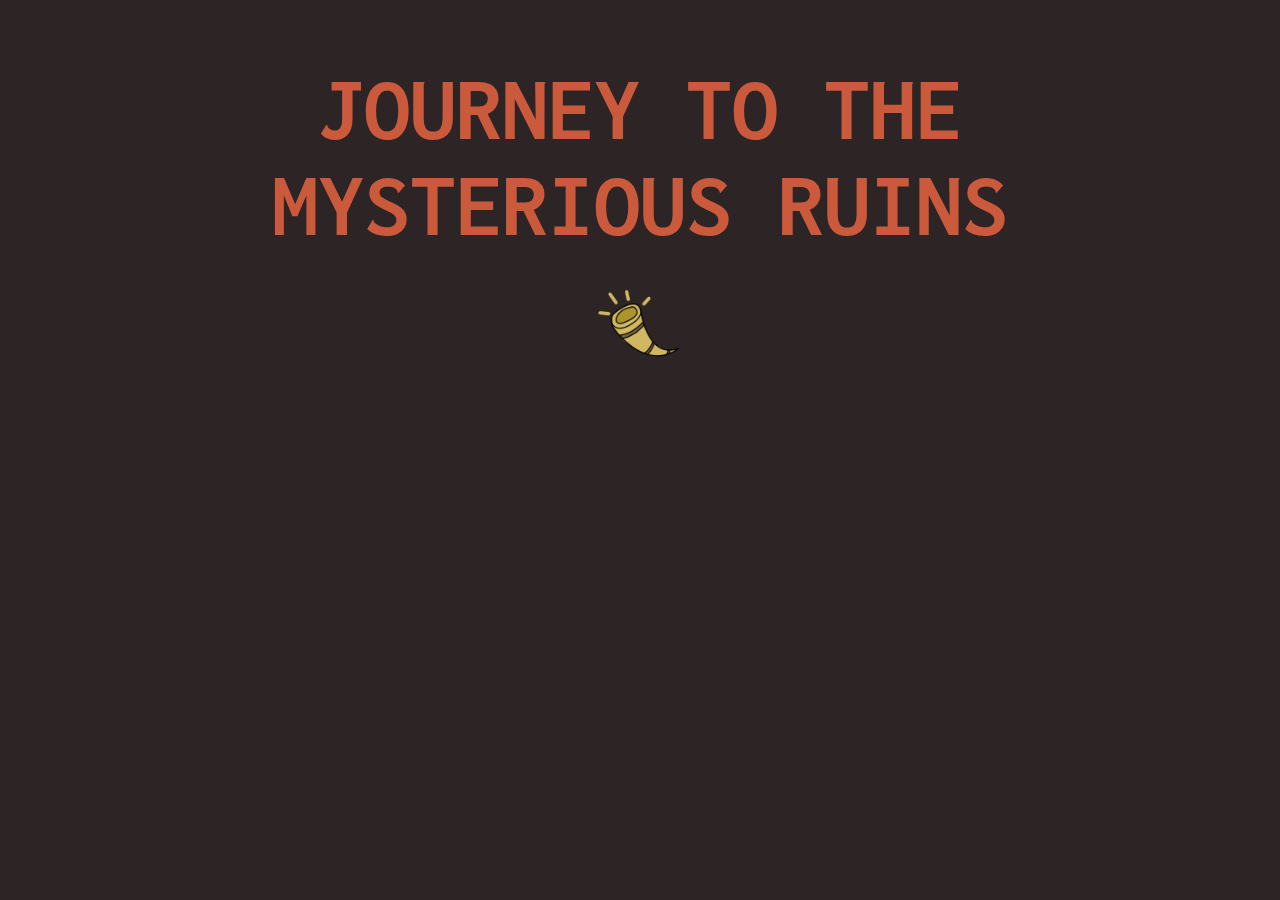
<file: pages/story.html>
<!DOCTYPE html>
<html lang="en">
	<head>
		<meta charset="utf-8">
		<title>Journey to the Mysterious Ruins</title>
		<meta name="viewport" content="width=device-width, initial-scale=1">
		<link rel="stylesheet" href="../css/style.css">
	</head>
	<body>
		<main>
			<header>
				<div class="container">
					<a href="../index.html" class="home">
					<h1>Journey to the Mysterious Ruins</h1>
					</a>
				</div>
			</header>
			<article>
				<div class="container">
					<picture class="one-column centered clickable" onClick="show(chapter1);createCookie('chapter1')">
						<img src ="../images/horn.png" alt="The sounding Horn">
					</picture>
				</div>
				<div class="hidden invisible" id="chapter1">
					<div class="container">
						<picture class="four-columns">
							<img src="../images/swordsOfCourage.png" alt="The swords of Courage">
						</picture>
						<h2 class="eight-columns vertical-center">The <i>Swords of Courage</i> head to the castle after hearing the sounding horn. They are soon greeted by the King and his trusted advisor. The advisor explains the summons to the adventurers shortly after.
						<br>
						<br>
						"Mysterious ruins have appeared at the edge of the Unassuming Forest and reports from scouts suggested that monsters were appearing from the ruins and threatening the safety of villagers. We shall pay you to explore these suspicions and you will be free to keep any treasure you might discover. Feel free to take something from the royal armory, but you might have to sort through the broken weapons to find anything worth bringing along."</h2>
					</div>
					<div class="container puzzleLink">
						<div class="ten-columns">
							<h3 class="vertical-center"><a href="armory.html">The Royal Armory</a></h3>
						</div>
						<div class="two-columns">
							<h3 class="vertical-center answer" id="answer1">???</h3>
						</div>
					</div>
				</div>
				<div class="container hidden invisible" id="chapter2start">
					<picture class="one-column centered clickable" onClick="show(chapter2);createCookie('chapter2')">
						<img src ="../images/castleWall.png" alt="The Castle Walls">
					</picture>
				</div>
				<div class="hidden invisible" id="chapter2">
					<div class="container">
						<picture class="four-columns">
							<img src="../images/cavernEntrance.png" alt="The Cavern Entrance">
						</picture>
						<h2 class="eight-columns vertical-center">After picking out something from the armory they could use, the <i>Swords of Courage</i> begin hiking through the Unassuming Forest. Their journey unobstructed, the adventurers arrive at the entrance to the ruins with relative ease. As they step into the cavern entrance, they begin to think that perhaps the rumors were just rumors afterall.</h2>
					</div>
					<div class="container puzzleLink clickable">
						<div class="ten-columns">
							<h3 class="vertical-center"><a href="cavern.html">The Corner Block Cavern</a></h3>
						</div>
						<div class="two-columns">
							<h3 class="vertical-center answer" id="answer2">???</h3>
						</div>
					</div>
				</div>
				<div class="container hidden invisible" id="chapter3start">
					<picture class="one-column centered clickable" onClick="show(chapter3);createCookie('chapter3')">
						<img src ="../images/panel.png" alt="The color panel">
					</picture>
				</div>
				<div class="hidden invisible" id="chapter3">
					<div class="container">
						<picture class="four-columns">
							<img src="../images/knightStatue.png" alt="Knight Chess Piece">
						</picture>
						<h2 class="eight-columns vertical-center">The trap caught the <i>Swords of Courage</i> off guard, but with their alertness raised, they proceed through the door and enter into a large room with a checkered floor. The walls were decorated with various different plants and no exit in sight. Several human sized statues of a wide variety of shapes were placed in various locations around the room. One of them looked like a horse!</h2>
					</div>
					<div class="container puzzleLink clickable">
						<div class="ten-columns">
							<h3 class="vertical-center"><a href="chess.html">The Chess Garden</a></h3>
						</div>
						<div class="two-columns">
							<h3 class="vertical-center answer" id="answer3">???</h3>
						</div>
					</div>
				</div>
				<div class="container hidden invisible" id="chapter4start">
					<picture class="one-column centered clickable" onClick="show(chapter4);createCookie('chapter4')">
						<img src ="../images/knightDefeat.png" alt="Defeating the Knight">
					</picture>
				</div>
				<div class="hidden invisible" id="chapter4">
					<div class="container">
						<picture class="four-columns">
							<img src="../images/musicbar.png" alt="Music bar with the notes C, A, G, E, D">
						</picture>
						<h2 class="eight-columns vertical-center">The <i>Swords of Courage</i> began to realise that the ruins were made by intelligent beings and expected more traps ahead. The proceeded slowly and cautiously but alas, they were not cautious enough. Soon enough, another <i>CLICK</i> was heard and the sounds of monsters were heard coming from the distance. Weapons raised, the adventurers readied themselves for combat. They waited, but the sounds of the monsters dissappeared and the sound of a piano began to reach their ears.</h2>
					</div>
					<div class="container puzzleLink clickable">
						<div class="ten-columns">
							<h3 class="vertical-center"><a href="music.html">The Music Chamber</a></h3>
						</div>
						<div class="two-columns">
							<h3 class="vertical-center answer" id="answer4">???</h3>
						</div>
					</div>
				</div>
				<div class="container hidden invisible" id="chapter5start">
					<picture class="one-column centered clickable" onClick="show(chapter5);createCookie('chapter5')">
						<img src ="../images/door.png" alt="The final door">
					</picture>
				</div>
				<div class="hidden invisible" id="chapter5">
					<div class="container">
						<picture class="four-columns">
							<img src="../images/openDoor.png" alt="The final door opened">
						</picture>
						<h2 class="eight-columns vertical-center">The treasure was finally here, they could feel it. As the door opened, the <i>Swords of Courage</i> moved cautiously through it, into a dark, dark room. One of the adventurers lit a torch, but even with that the adventurers could barely see!</h2>
					</div>
					<div class="container puzzleLink clickable">
						<div class="ten-columns">
							<h3 class="vertical-center"><a href="darkness.html">The Dark Room</a></h3>
						</div>
						<div class="two-columns">
							<h3 class="vertical-center answer" id="answer5">???</h3>
						</div>
					</div>
				</div>
				<div class="container hidden invisible" id="chapter6start">
					<picture class="one-column centered clickable" onClick="show(chapter6);createCookie('chapter6')">
						<img src ="../images/castleWall.png" alt="Back to the Castle wall">
					</picture>
				</div>
				<div class="hidden invisible" id="chapter6">
					<div class="container">
						<picture class="four-columns">
							<img src="../images/feast.png" alt="Chicken on a plate">
						</picture>
						<h2 class="eight-columns vertical-center">Reward in hand, the <i>Swords of Courage</i> return back to the palace and regale the King with tales of their adventures through the Mysterious Ruins. Not wanting to be a bad host, the King orders a feast for the adventurers who have so bravely recovered the artifact left by the old Queen.</h2>
					</div>
					<div class="container puzzleLink clickable">
						<div class="eight-columns">
							<h3 class="vertical-center"><a href="feast.html">The Feast</a></h3>
						</div>
						<div class="four-columns" onClick="show(chapter7start)">
							<h3 class="vertical-center answer" id="answer6">???</h3>
						</div>
					</div>
				</div>
				<div class="container hidden invisible" id="chapter7start">
					<picture class="one-column centered clickable" onClick="show(chapter7);createCookie('chapter7')">
						<img src ="../images/party.png" alt="party popper">
					</picture>
				</div>
				<div class="hidden invisible" id="chapter7">
					<div class="container">
						<h3 class="twelve-columns vertical-center" style="margin-bottom:40px;"><i>THE END</i></h3>
					</div>
					<div class="container">
						<h2 class="twelve-columns vertical-center" style="margin-bottom:80px;">Congratulations on completing <i>Journey to the Mysterious Ruins!</i> The adventurers have learnt that many things have hidden meanings that guide their way forward while the King himself was reminded by his predecessor that people should not be judged by their appearences and preliminary behaviours. We hope that you have enjoyed the puzzles (even if you might have needed to skip a few) and also learnt that both events and people should not be merely taken at face value.</h2>
					</div>
				</div>
			</article>
		</main>
		<script src="../js/js.js"></script>
	</body>
</html>
</file>
<file: css/style.css>
@import url("https://fonts.googleapis.com/css?family=Inconsolata:400,700");

html {
  scroll-behavior: smooth;
}

body {
	color: #d1d0a6;
	background-color: #2d2426;
	font-family: "Inconsolata", monospace;
	margin: 0;
	padding: 0;
}

.container{
	display: flex;
	width: 1000px;
	margin-left: auto;
	margin-right: auto;
}

main{
	padding-top: 60px;
	margin: 0 auto;
}

h1,h3{
	text-transform: uppercase;
	margin: 0 0 30px;
}

h1{
	text-align: center;
	color: #cb5a3c;
	font-size: 5.75rem;
	font-weight: 700;
	padding: 0;
}

h2{
	font-size: 1.25rem;
	line-height: 1.4;
	font-weight: 400;
	margin: 0 0 30px;
}

h4{
	word-wrap:break-word;
}

p{
	margin-bottom: 30px;
	line-height: 1.5;
}

a{
	color: #cb5a3c;
	height: 100%;
	width: 100%;
}

a:hover{
	text-decoration: none;
}

.home{
	text-decoration:none;
}

li{
	color: #b53232;
	list-style-type:none;
	margin-bottom: 5px;
}

ul li{
	color: #d1d0a6;
	list-style-type: circle;
	margin-top:5px;
}

img{
	max-width: 100%;
	max-height: 100%;
	vertical-align: middle;
	margin-bottom: 30px;
	margin-left: auto;
	margin-right: auto;
}

audio{
	margin-bottom:40px;
}

.clickable:hover{
	cursor:pointer;
}

.puzzleLink{
	margin-top: 40px;
	margin-bottom: 40px;
	border: 1px solid #ccc;
	padding: 1em 16px;
	border-radius: 16px;
}
	
.answer{
	color: #55b54c;
}

input{
	padding: 12px 18px;
	border-radius: 8px;
	border: none;
	font-size: 1rem;
}

.workSpace{
	padding: 12px 18px;
	width:80px;
	text-align: center;
	color: #2b2b2b;
	font-weight: 700;
}
	
.return{
	background-color: #d1d0a6;
	border: none;
	margin-bottom: 20px;
	padding: 12px 18px;
	color: black;
	border-radius: 8px;
	text-decoration: none;
	display: inline-block;
	font-size: 1rem;
	cursor: pointer;
	height: auto;
	width: auto;
	white-space: nowrap;
}

.return:hover{
	background-color: #b7b675;
}

.reset{
	background-color: #cb5a3c;
	border: none;
	margin-top: -20px;
	color: white;
	padding: 12px 18px;
	border-radius: 8px;
	text-align: center;
	text-decoration: none;
	cursor: pointer;
}

.reset:hover{
	background-color: #7c2e18;
}

.submit{
	background-color: #cb5a3c;
	border: none;
	margin-left: 20px;
	color: white;
	padding: 12px 18px;
	border-radius: 8px;
	text-align: center;
	text-decoration: none;
	display: inline-block;
	font-size: 1rem;
	cursor: pointer;
}

.submit:hover{
	background-color: #7c2e18;
}

.puzzle1img{
	position: absolute;
	width: 100px;
}

.puzzle1imgheader {
	cursor: move;
	z-index: 4;
}

.puzzle2img{
	position: absolute;
	z-index: 9;
}

.puzzle2box{
	width:450px;
	margin-left: auto;
	margin-right: auto;
	overflow-x:hidden;
	margin-bottom:50px;
}


.small{
	height:50px;
	width:50px;
}

.obstacle{
	position:absolute;
}

.scroll-img{
	margin: 200px auto;
	height: auto;
	z-index: 2;
}

.centered {
	margin-left: auto;
	margin-right: auto;
}

.vertical-center{
	margin-top:auto;
	margin-bottom:auto;
}

.stick{
	position:sticky;
	bottom: 0;
	background-color: #2d2426;
	padding:40px 0;
	border-top: solid;
	border-width: 2px;
	border-color: #cb5a3c;
}

.hidden{
	display:table-column-group;
}

.invisible{
	visibility:hidden;
	opacity:0;
	transition:opacity 0.5s linear;
}

.visible{
	visibility:visible;
	opacity:1;
}

.one-column,
.two-columns,
.three-columns,
.four-columns,
.six-columns,
.eight-columns,
.ten-columns,
.twelve-columns,
.puzzle1imgContainer{
	padding-left: 20px;
	padding-right: 20px;
}

.one-column{
	width: 8.333333%;
}

.two-columns{
	width: 16.6666666666%;
}

.three-columns{
	width: 25%;
}

.four-columns{
	width: 33.333333%;
}

.six-columns{
	width: 50%;
}

.eight-columns{
	width: 66.666666%;
}

.ten-columns{
	width: 83.33333333%;
}

.twelve-columns{
	width: 100%;
}

.puzzle1imgContainer{
	width: 14.2857143%;
	height: 120px;
}
.puzzle2imgContainer{
	width: 50px;
	height: 50px;
}
</file>
